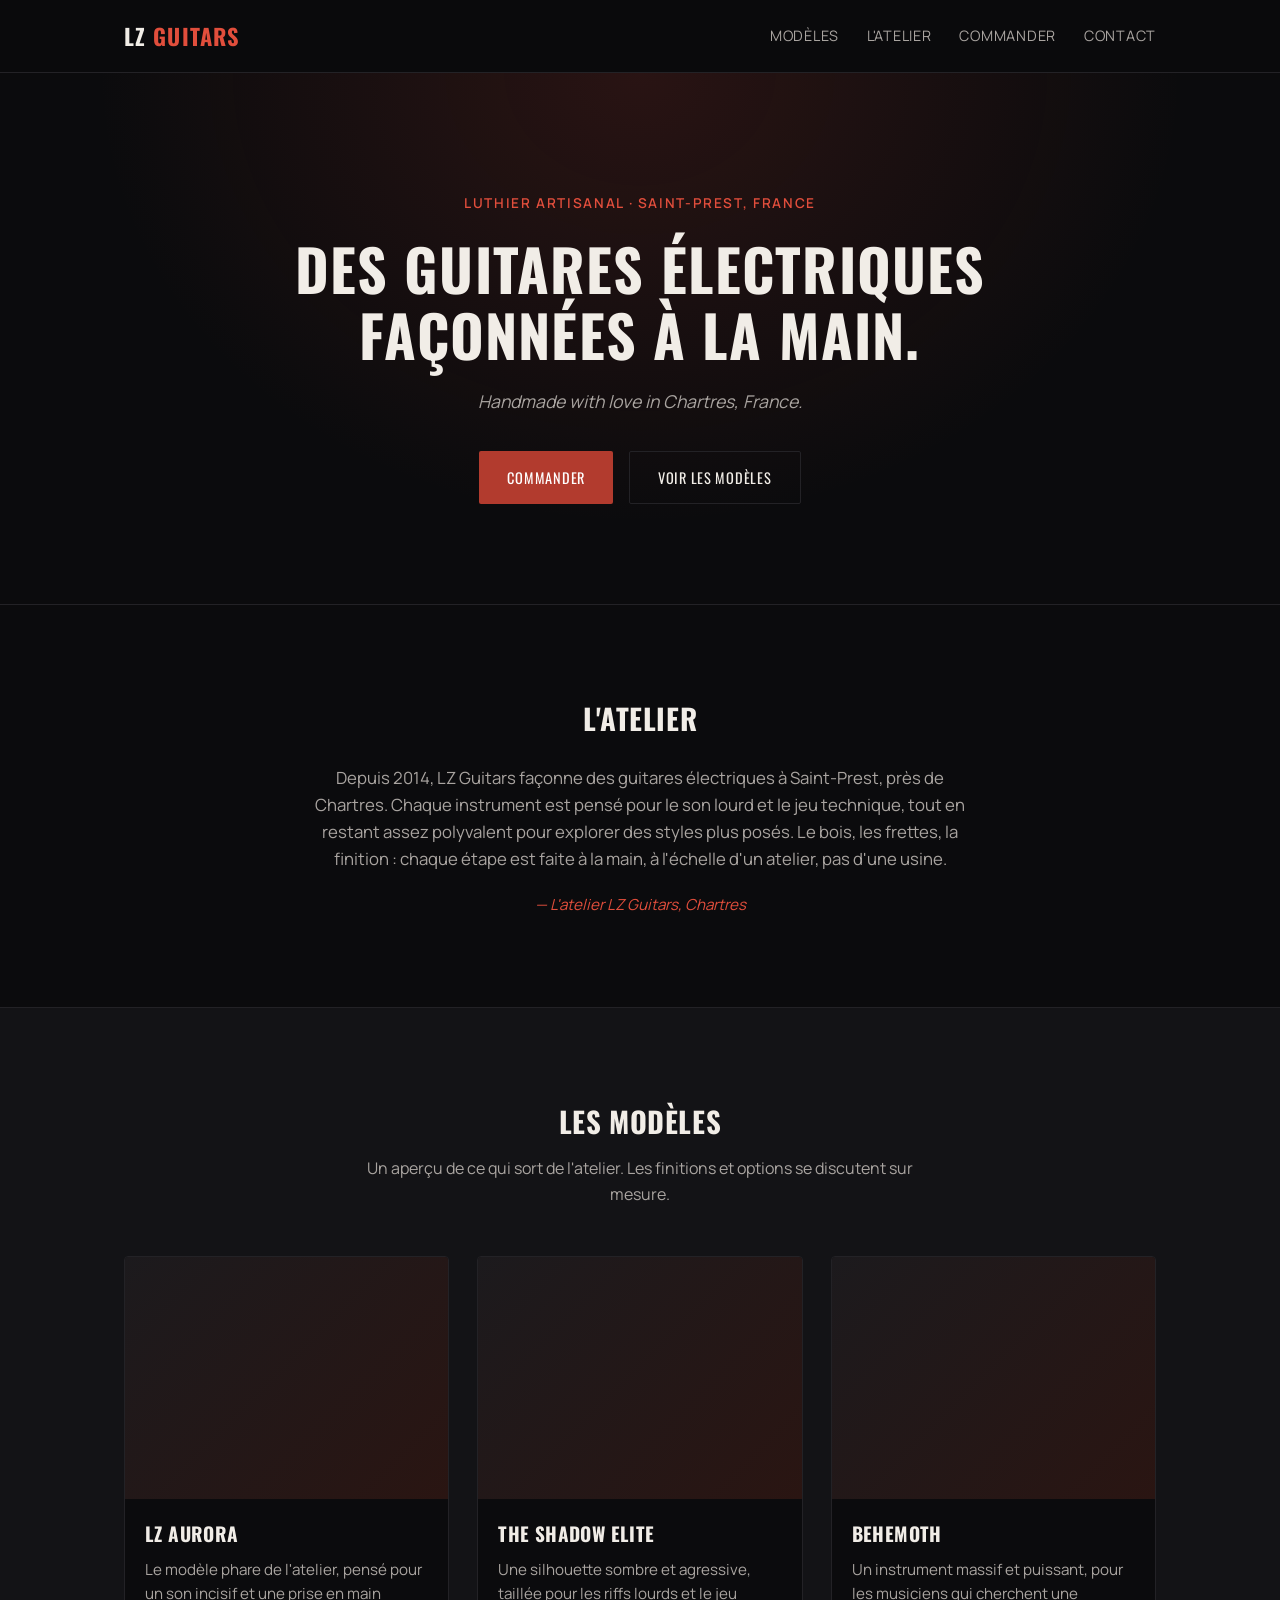
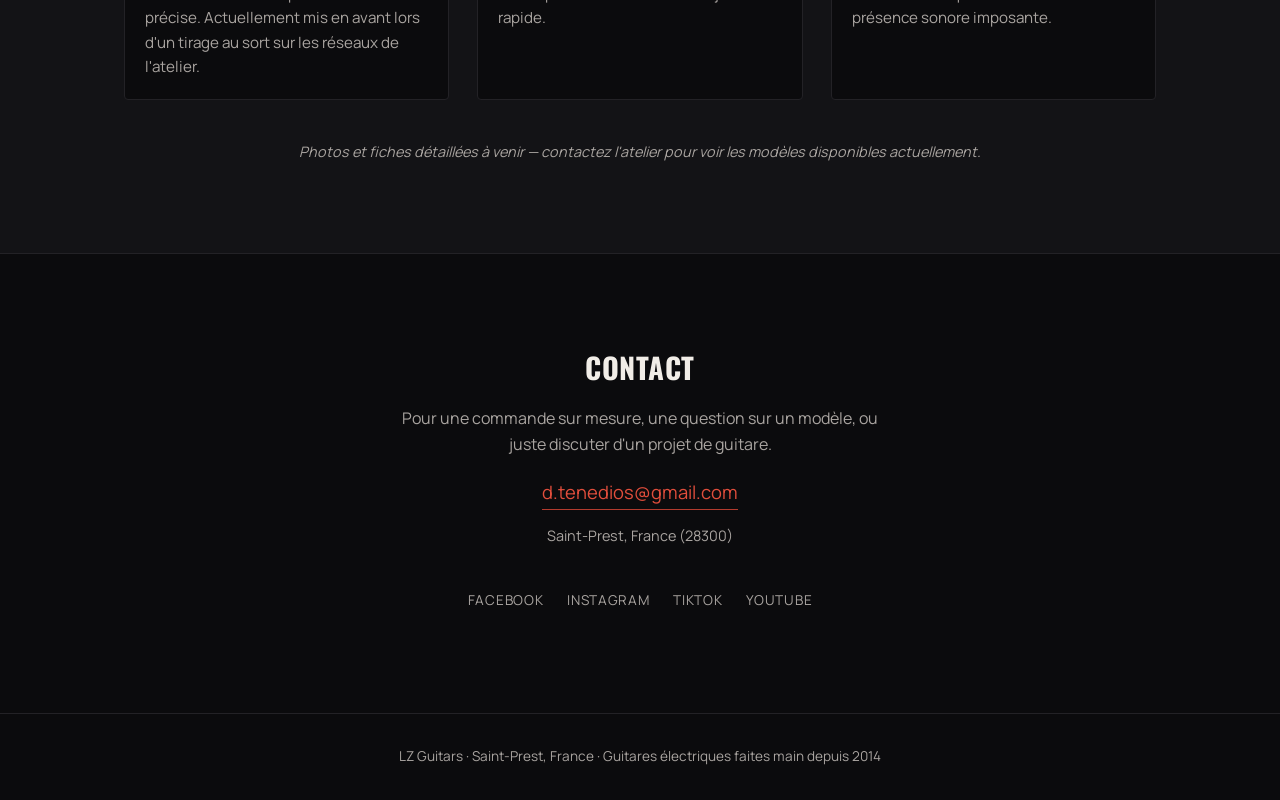
<file: index.html>
<!DOCTYPE html>
<html lang="fr">
<head>
<meta charset="UTF-8">
<meta name="viewport" content="width=device-width, initial-scale=1.0">
<title>LZ Guitars — Luthier artisanal, Chartres</title>
<meta name="description" content="LZ Guitars : guitares électriques faites main à Saint-Prest, près de Chartres, depuis 2014.">
<link rel="preconnect" href="https://fonts.googleapis.com">
<link rel="preconnect" href="https://fonts.gstatic.com" crossorigin>
<link href="https://fonts.googleapis.com/css2?family=Oswald:wght@400;600;700&family=Manrope:wght@400;500;700&display=swap" rel="stylesheet">
<link rel="stylesheet" href="styles.css">
</head>
<body>

<header class="site-header">
  <div class="wrap header-inner">
    <a href="#top" class="logo">LZ <span>Guitars</span></a>
    <nav class="nav">
      <a href="#modeles">Modèles</a>
      <a href="#histoire">L'atelier</a>
      <a href="commander.html">Commander</a>
      <a href="#contact">Contact</a>
    </nav>
  </div>
</header>

<section id="top" class="hero">
  <div class="wrap hero-inner">
    <p class="eyebrow">Luthier artisanal &middot; Saint-Prest, France</p>
    <h1>Des guitares électriques<br>façonnées à la main.</h1>
    <p class="tagline">Handmade with love in Chartres, France.</p>
    <div class="cta-row">
      <a href="commander.html" class="btn btn-primary">Commander</a>
      <a href="#modeles" class="btn btn-ghost">Voir les modèles</a>
    </div>
  </div>
</section>

<section id="histoire" class="histoire">
  <div class="wrap histoire-inner">
    <h2>L'atelier</h2>
    <p>
      Depuis 2014, LZ Guitars façonne des guitares électriques à Saint-Prest,
      près de Chartres. Chaque instrument est pensé pour le son lourd et le
      jeu technique, tout en restant assez polyvalent pour explorer des
      styles plus posés. Le bois, les frettes, la finition : chaque étape
      est faite à la main, à l'échelle d'un atelier, pas d'une usine.
    </p>
    <p class="signature">— L'atelier LZ Guitars, Chartres</p>
  </div>
</section>

<section id="modeles" class="modeles">
  <div class="wrap">
    <h2>Les modèles</h2>
    <p class="section-intro">Un aperçu de ce qui sort de l'atelier. Les finitions et options se discutent sur mesure.</p>
    <div class="grid-modeles">
      <article class="carte-modele">
        <div class="carte-image" aria-hidden="true"></div>
        <h3>LZ Aurora</h3>
        <p>Le modèle phare de l'atelier, pensé pour un son incisif et une prise en main précise. Actuellement mis en avant lors d'un tirage au sort sur les réseaux de l'atelier.</p>
      </article>
      <article class="carte-modele">
        <div class="carte-image" aria-hidden="true"></div>
        <h3>The Shadow Elite</h3>
        <p>Une silhouette sombre et agressive, taillée pour les riffs lourds et le jeu rapide.</p>
      </article>
      <article class="carte-modele">
        <div class="carte-image" aria-hidden="true"></div>
        <h3>Behemoth</h3>
        <p>Un instrument massif et puissant, pour les musiciens qui cherchent une présence sonore imposante.</p>
      </article>
    </div>
    <p class="note-modeles">Photos et fiches détaillées à venir — contactez l'atelier pour voir les modèles disponibles actuellement.</p>
  </div>
</section>

<section id="contact" class="contact">
  <div class="wrap contact-inner">
    <h2>Contact</h2>
    <p>Pour une commande sur mesure, une question sur un modèle, ou juste discuter d'un projet de guitare.</p>
    <a class="email" href="mailto:d.tenedios@gmail.com">d.tenedios@gmail.com</a>
    <p class="lieu">Saint-Prest, France (28300)</p>
    <div class="reseaux">
      <a href="https://www.facebook.com/LZGuitars/" target="_blank" rel="noopener">Facebook</a>
      <a href="https://www.instagram.com/lz_guitars_garage" target="_blank" rel="noopener">Instagram</a>
      <a href="https://www.tiktok.com/@lz.guitars" target="_blank" rel="noopener">TikTok</a>
      <a href="https://www.youtube.com/@LZGuitarsGarage" target="_blank" rel="noopener">YouTube</a>
    </div>
  </div>
</section>

<footer class="site-footer">
  <div class="wrap">
    <p>LZ Guitars &middot; Saint-Prest, France &middot; Guitares électriques faites main depuis 2014</p>
  </div>
</footer>

</body>
</html>
</file>
<file: styles.css>
:root {
  --bg: #0b0b0d;
  --bg-alt: #131316;
  --fg: #f1ede7;
  --fg-dim: #a9a4a0;
  --accent: #b23b2e;
  --accent-bright: #e14e3c;
  --border: #232226;
  --font-display: "Oswald", sans-serif;
  --font-body: "Manrope", sans-serif;
}

* { box-sizing: border-box; margin: 0; padding: 0; }

html { scroll-behavior: smooth; }

body {
  background: var(--bg);
  color: var(--fg);
  font-family: var(--font-body);
  line-height: 1.6;
  -webkit-font-smoothing: antialiased;
}

.wrap {
  max-width: 1080px;
  margin: 0 auto;
  padding: 0 24px;
}

h1, h2, h3 {
  font-family: var(--font-display);
  text-transform: uppercase;
  letter-spacing: 0.02em;
}

a { color: inherit; text-decoration: none; }

/* Header */
.site-header {
  position: sticky;
  top: 0;
  z-index: 10;
  background: rgba(11, 11, 13, 0.9);
  backdrop-filter: blur(6px);
  border-bottom: 1px solid var(--border);
}

.header-inner {
  display: flex;
  align-items: center;
  justify-content: space-between;
  height: 72px;
}

.logo {
  font-family: var(--font-display);
  font-size: 1.4rem;
  font-weight: 700;
  text-transform: uppercase;
  letter-spacing: 0.05em;
}

.logo span { color: var(--accent-bright); }

.nav { display: flex; gap: 28px; }

.nav a {
  font-size: 0.9rem;
  text-transform: uppercase;
  letter-spacing: 0.05em;
  color: var(--fg-dim);
  transition: color 0.2s ease;
}

.nav a:hover { color: var(--fg); }

/* Hero */
.hero {
  padding: 120px 0 100px;
  background:
    radial-gradient(ellipse at 50% 0%, rgba(178, 59, 46, 0.18), transparent 60%),
    var(--bg);
  border-bottom: 1px solid var(--border);
}

.hero-inner { text-align: center; }

.eyebrow {
  color: var(--accent-bright);
  text-transform: uppercase;
  letter-spacing: 0.12em;
  font-size: 0.85rem;
  font-weight: 600;
  margin-bottom: 20px;
}

.hero h1 {
  font-size: clamp(2.2rem, 5vw, 3.6rem);
  line-height: 1.15;
  margin-bottom: 20px;
}

.tagline {
  color: var(--fg-dim);
  font-size: 1.1rem;
  font-style: italic;
  margin-bottom: 36px;
}

.cta-row {
  display: flex;
  gap: 16px;
  justify-content: center;
  flex-wrap: wrap;
}

.btn {
  display: inline-block;
  padding: 14px 28px;
  border-radius: 2px;
  font-family: var(--font-display);
  text-transform: uppercase;
  letter-spacing: 0.05em;
  font-size: 0.9rem;
  min-height: 44px;
  display: inline-flex;
  align-items: center;
  transition: all 0.2s ease;
}

.btn-primary {
  background: var(--accent);
  color: #fff;
}

.btn-primary:hover { background: var(--accent-bright); }

.btn-ghost {
  border: 1px solid var(--border);
  color: var(--fg);
}

.btn-ghost:hover { border-color: var(--accent-bright); }

/* Histoire */
.histoire {
  padding: 90px 0;
  border-bottom: 1px solid var(--border);
}

.histoire-inner { max-width: 720px; margin: 0 auto; text-align: center; }

.histoire h2 { font-size: 1.8rem; margin-bottom: 24px; }

.histoire p { color: var(--fg-dim); font-size: 1.05rem; }

.signature {
  margin-top: 20px;
  color: var(--accent-bright) !important;
  font-style: italic;
  font-size: 0.95rem !important;
}

/* Modeles */
.modeles {
  padding: 90px 0;
  background: var(--bg-alt);
  border-bottom: 1px solid var(--border);
}

.modeles h2 { text-align: center; font-size: 1.8rem; margin-bottom: 12px; }

.section-intro {
  text-align: center;
  color: var(--fg-dim);
  max-width: 560px;
  margin: 0 auto 48px;
}

.grid-modeles {
  display: grid;
  grid-template-columns: repeat(auto-fit, minmax(260px, 1fr));
  gap: 28px;
}

.carte-modele {
  background: var(--bg);
  border: 1px solid var(--border);
  border-radius: 4px;
  overflow: hidden;
  transition: border-color 0.2s ease;
}

.carte-modele:hover { border-color: var(--accent); }

.carte-image {
  aspect-ratio: 4 / 3;
  background: linear-gradient(135deg, #1c1a1d, #2a1512);
}

.carte-modele h3 {
  font-size: 1.2rem;
  padding: 20px 20px 8px;
}

.carte-modele p {
  color: var(--fg-dim);
  padding: 0 20px 20px;
  font-size: 0.95rem;
}

.note-modeles {
  text-align: center;
  color: var(--fg-dim);
  font-size: 0.9rem;
  margin-top: 40px;
  font-style: italic;
}

/* Contact */
.contact { padding: 90px 0; text-align: center; }

.contact-inner { max-width: 560px; margin: 0 auto; }

.contact h2 { font-size: 1.8rem; margin-bottom: 16px; }

.contact p { color: var(--fg-dim); }

.email {
  display: inline-block;
  margin-top: 20px;
  font-size: 1.15rem;
  color: var(--accent-bright);
  border-bottom: 1px solid var(--accent);
  padding-bottom: 2px;
}

.lieu { margin-top: 14px; font-size: 0.9rem; }

.reseaux {
  display: flex;
  gap: 24px;
  justify-content: center;
  margin-top: 32px;
  flex-wrap: wrap;
}

.reseaux a {
  text-transform: uppercase;
  letter-spacing: 0.05em;
  font-size: 0.85rem;
  color: var(--fg-dim);
  min-height: 44px;
  display: inline-flex;
  align-items: center;
}

.reseaux a:hover { color: var(--accent-bright); }

/* Footer */
.site-footer {
  padding: 32px 0;
  border-top: 1px solid var(--border);
  text-align: center;
}

.site-footer p {
  color: var(--fg-dim);
  font-size: 0.85rem;
}

/* Commande */
.commande-hero {
  padding: 90px 0 50px;
  text-align: center;
  border-bottom: 1px solid var(--border);
  background:
    radial-gradient(ellipse at 50% 0%, rgba(178, 59, 46, 0.14), transparent 60%),
    var(--bg);
}

.commande-hero h1 {
  font-size: clamp(1.8rem, 4vw, 2.6rem);
  margin: 14px 0 16px;
}

.commande-hero .tagline {
  max-width: 560px;
  margin: 0 auto;
}

.commande-form-section {
  padding: 70px 0 100px;
}

.commande-grid {
  display: grid;
  grid-template-columns: minmax(0, 1fr) 300px;
  gap: 40px;
  align-items: start;
}

.commande-form {
  display: flex;
  flex-direction: column;
  gap: 24px;
}

.configurateur {
  border: 1px solid var(--border);
  border-radius: 4px;
  padding: 20px;
  display: flex;
  flex-direction: column;
  gap: 18px;
}

.configurateur legend {
  font-family: var(--font-display);
  text-transform: uppercase;
  letter-spacing: 0.05em;
  font-size: 0.9rem;
  color: var(--accent-bright);
  padding: 0 6px;
}

.champ-row {
  display: grid;
  grid-template-columns: 1fr 1fr;
  gap: 16px;
}

.champ select {
  background: var(--bg-alt);
  border: 1px solid var(--border);
  border-radius: 3px;
  padding: 12px 14px;
  color: var(--fg);
  font-family: var(--font-body);
  font-size: 1rem;
  min-height: 44px;
}

.champ select:focus {
  outline: none;
  border-color: var(--accent-bright);
}

.colonne-lat {
  position: sticky;
  top: 96px;
  display: flex;
  flex-direction: column;
  gap: 20px;
}

.apercu-3d {
  background: var(--bg-alt);
  border: 1px solid var(--border);
  border-radius: 4px;
  padding: 20px;
}

.apercu-3d h2 { font-size: 1.1rem; margin-bottom: 14px; }

#conteneur-3d {
  width: 100%;
  aspect-ratio: 1 / 1;
  border-radius: 3px;
  overflow: hidden;
}

#conteneur-3d canvas { display: block; width: 100% !important; height: 100% !important; }

.note-3d {
  color: var(--fg-dim);
  font-size: 0.78rem;
  margin-top: 10px;
  font-style: italic;
}

.recap {
  background: var(--bg-alt);
  border: 1px solid var(--border);
  border-radius: 4px;
  padding: 24px;
}

.recap h2 {
  font-size: 1.1rem;
  margin-bottom: 16px;
}

.recap dl { display: flex; flex-direction: column; gap: 4px; }

.recap dt {
  font-size: 0.75rem;
  text-transform: uppercase;
  letter-spacing: 0.04em;
  color: var(--fg-dim);
  margin-top: 12px;
}

.recap dd { font-size: 0.95rem; }

@media (max-width: 860px) {
  .commande-grid { grid-template-columns: 1fr; }
  .colonne-lat { position: static; order: -1; }
  .champ-row { grid-template-columns: 1fr; }
}

.type-commande {
  border: 1px solid var(--border);
  border-radius: 4px;
  padding: 20px;
  display: flex;
  flex-direction: column;
  gap: 12px;
}

.type-commande legend {
  font-family: var(--font-display);
  text-transform: uppercase;
  letter-spacing: 0.05em;
  font-size: 0.9rem;
  color: var(--fg-dim);
  padding: 0 6px;
}

.radio-card {
  display: flex;
  align-items: center;
  gap: 10px;
  padding: 10px;
  border-radius: 3px;
  cursor: pointer;
  font-size: 0.95rem;
}

.radio-card:hover { background: var(--bg-alt); }

.radio-card input { accent-color: var(--accent-bright); }

.champ { display: flex; flex-direction: column; gap: 8px; }

.champ label {
  font-size: 0.85rem;
  text-transform: uppercase;
  letter-spacing: 0.04em;
  color: var(--fg-dim);
}

.champ input,
.champ textarea {
  background: var(--bg-alt);
  border: 1px solid var(--border);
  border-radius: 3px;
  padding: 12px 14px;
  color: var(--fg);
  font-family: var(--font-body);
  font-size: 1rem;
  min-height: 44px;
}

.champ textarea { min-height: 120px; resize: vertical; }

.champ input:focus,
.champ textarea:focus {
  outline: none;
  border-color: var(--accent-bright);
}

.btn-submit {
  border: none;
  cursor: pointer;
  align-self: flex-start;
  font-size: 1rem;
}

.note-form {
  color: var(--fg-dim);
  font-size: 0.85rem;
  line-height: 1.5;
}

/* Mobile */
@media (max-width: 640px) {
  .nav { gap: 16px; }
  .nav a { font-size: 0.8rem; }
  .hero { padding: 90px 0 70px; }
}
</file>
